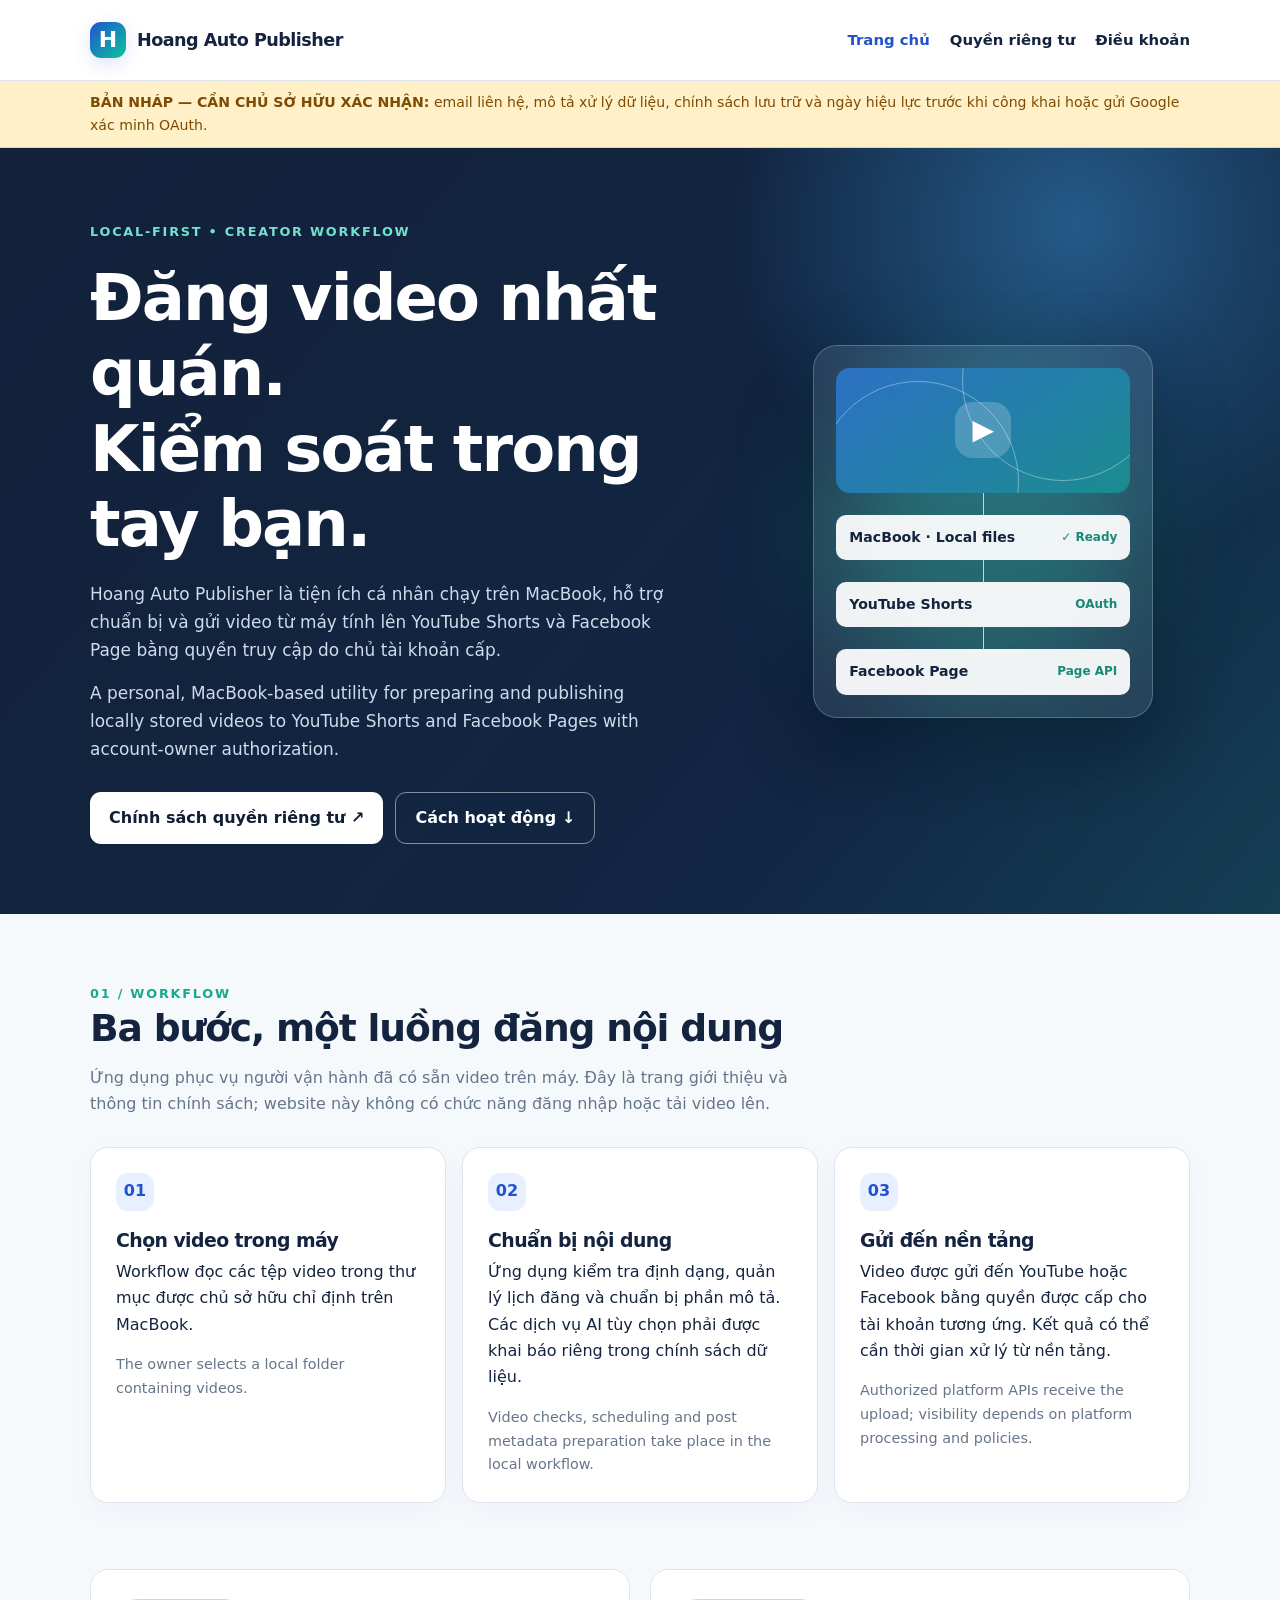
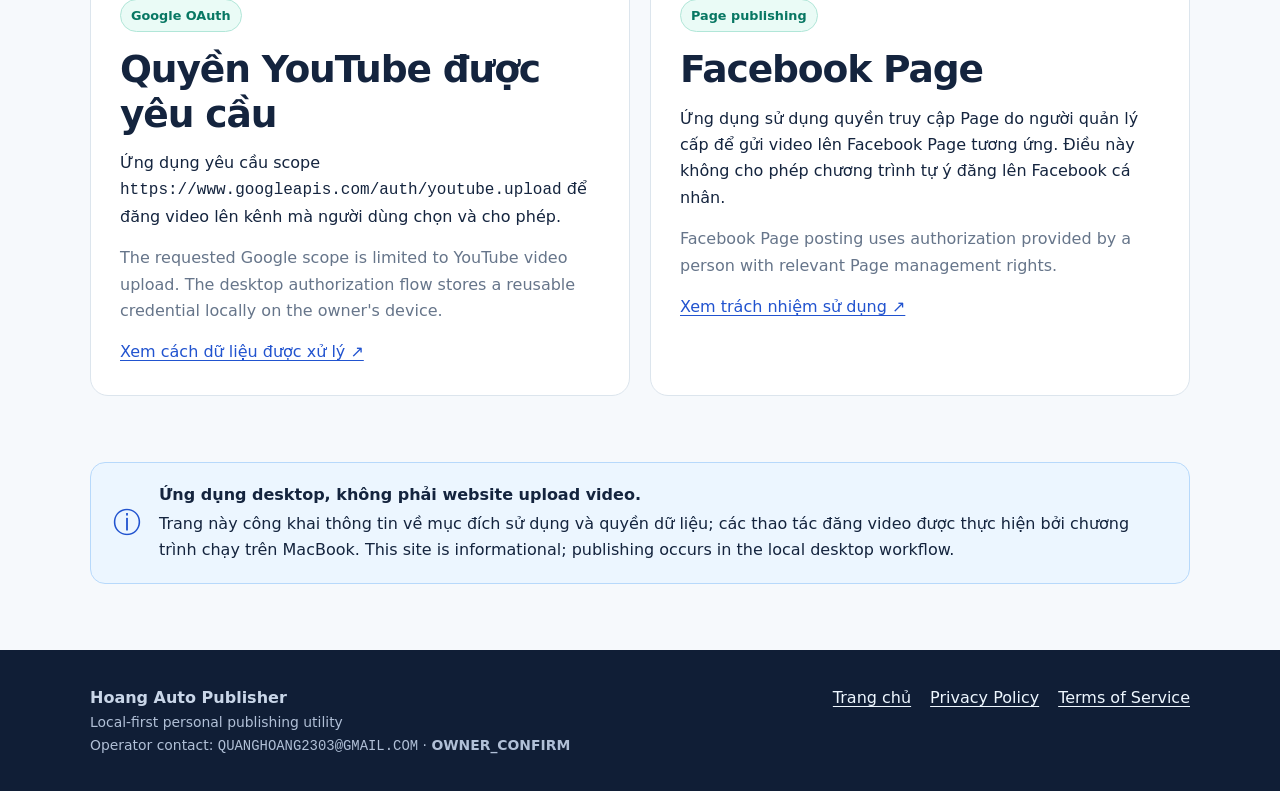
<file: index.html>
<!DOCTYPE html>
<html lang="vi">
<head>
<meta name="google-site-verification" content="ZgRoJuCSPaSrO5d-yUQYnG7kZXAOaJdeB19k-A-PiNA" />  
  <meta charset="utf-8">
  <meta name="viewport" content="width=device-width, initial-scale=1">
  <meta name="description" content="Hoang Auto Publisher — tiện ích cá nhân chạy local trên MacBook để chuẩn bị và đăng video lên YouTube Shorts và Facebook Page, với quyền truy cập do chủ tài khoản kiểm soát.">
  <meta name="theme-color" content="#13213a">
  <title>Hoang Auto Publisher — Local-first Video Publishing</title>
  <link rel="stylesheet" href="./styles.css">
</head>
<body>
  <header class="topbar"><div class="container topbar-inner">
    <a class="brand" href="./index.html" aria-label="Hoang Auto Publisher — Trang chủ"><span class="brand-symbol" aria-hidden="true">H</span><span class="wordmark">Hoang Auto Publisher</span></a>
    <nav class="nav" aria-label="Điều hướng chính"><a href="./index.html" aria-current="page">Trang chủ</a><a href="./privacy.html">Quyền riêng tư</a><a href="./terms.html">Điều khoản</a></nav>
  </div></header>

  <!-- OWNER_CONFIRM: Remove the review banner only after completing every item in OWNER_CHECKLIST.md. -->
  <div class="review-banner"><div class="container"><strong>BẢN NHÁP — CẦN CHỦ SỞ HỮU XÁC NHẬN:</strong> email liên hệ, mô tả xử lý dữ liệu, chính sách lưu trữ và ngày hiệu lực trước khi công khai hoặc gửi Google xác minh OAuth.</div></div>

  <main>
    <section class="hero"><div class="container">
      <div>
        <span class="eyebrow">LOCAL-FIRST • CREATOR WORKFLOW</span>
        <h1>Đăng video nhất quán.<br>Kiểm soát trong tay bạn.</h1>
        <p>Hoang Auto Publisher là tiện ích cá nhân chạy trên MacBook, hỗ trợ chuẩn bị và gửi video từ máy tính lên YouTube Shorts và Facebook Page bằng quyền truy cập do chủ tài khoản cấp.</p>
        <p lang="en">A personal, MacBook-based utility for preparing and publishing locally stored videos to YouTube Shorts and Facebook Pages with account-owner authorization.</p>
        <div class="actions"><a class="button" href="./privacy.html">Chính sách quyền riêng tư ↗</a><a class="button button-secondary" href="#how-it-works">Cách hoạt động ↓</a></div>
      </div>
      <div class="hero-visual" aria-hidden="true"><div class="hero-glow"></div><div class="flow-graphic">
        <div class="video-preview"><span class="play">▶</span></div>
        <div class="flow-rule"></div><div class="flow-chip"><span>MacBook · Local files</span><span>✓ Ready</span></div>
        <div class="flow-rule"></div><div class="flow-chip"><span>YouTube Shorts</span><span>OAuth</span></div>
        <div class="flow-rule"></div><div class="flow-chip"><span>Facebook Page</span><span>Page API</span></div>
      </div></div>
    </div></section>

    <section class="section" id="how-it-works"><div class="container">
      <span class="eyebrow">01 / Workflow</span><h2>Ba bước, một luồng đăng nội dung</h2>
      <p class="section-intro">Ứng dụng phục vụ người vận hành đã có sẵn video trên máy. Đây là trang giới thiệu và thông tin chính sách; website này không có chức năng đăng nhập hoặc tải video lên.</p>
      <div class="cards">
        <article class="card"><span class="number">01</span><h3>Chọn video trong máy</h3><p>Workflow đọc các tệp video trong thư mục được chủ sở hữu chỉ định trên MacBook.</p><span class="secondary-language" lang="en">The owner selects a local folder containing videos.</span></article>
        <article class="card"><span class="number">02</span><h3>Chuẩn bị nội dung</h3><p>Ứng dụng kiểm tra định dạng, quản lý lịch đăng và chuẩn bị phần mô tả. Các dịch vụ AI tùy chọn phải được khai báo riêng trong chính sách dữ liệu.</p><span class="secondary-language" lang="en">Video checks, scheduling and post metadata preparation take place in the local workflow.</span></article>
        <article class="card"><span class="number">03</span><h3>Gửi đến nền tảng</h3><p>Video được gửi đến YouTube hoặc Facebook bằng quyền được cấp cho tài khoản tương ứng. Kết quả có thể cần thời gian xử lý từ nền tảng.</p><span class="secondary-language" lang="en">Authorized platform APIs receive the upload; visibility depends on platform processing and policies.</span></article>
      </div>
    </div></section>

    <section class="section" style="padding-top:0"><div class="container feature-grid">
      <div class="feature-panel"><span class="tag">Google OAuth</span><h2 style="margin-top:15px">Quyền YouTube được yêu cầu</h2><p>Ứng dụng yêu cầu scope <code class="mono">https://www.googleapis.com/auth/youtube.upload</code> để đăng video lên kênh mà người dùng chọn và cho phép.</p><p class="muted" lang="en">The requested Google scope is limited to YouTube video upload. The desktop authorization flow stores a reusable credential locally on the owner's device.</p><a href="./privacy.html">Xem cách dữ liệu được xử lý ↗</a></div>
      <div class="feature-panel"><span class="tag">Page publishing</span><h2 style="margin-top:15px">Facebook Page</h2><p>Ứng dụng sử dụng quyền truy cập Page do người quản lý cấp để gửi video lên Facebook Page tương ứng. Điều này không cho phép chương trình tự ý đăng lên Facebook cá nhân.</p><p class="muted" lang="en">Facebook Page posting uses authorization provided by a person with relevant Page management rights.</p><a href="./terms.html">Xem trách nhiệm sử dụng ↗</a></div>
    </div></section>

    <section class="section" style="padding-top:0"><div class="container"><div class="summary"><span class="summary-mark" aria-hidden="true">ⓘ</span><div><strong>Ứng dụng desktop, không phải website upload video.</strong><p style="margin:3px 0 0">Trang này công khai thông tin về mục đích sử dụng và quyền dữ liệu; các thao tác đăng video được thực hiện bởi chương trình chạy trên MacBook. <span lang="en">This site is informational; publishing occurs in the local desktop workflow.</span></p></div></div></div></section>
  </main>

  <footer class="footer"><div class="container"><div><strong>Hoang Auto Publisher</strong><div class="small">Local-first personal publishing utility</div><div class="small">Operator contact: <span class="mono">QUANGHOANG2303@GMAIL.COM</span> · <strong>OWNER_CONFIRM</strong></div></div><div class="footer-links"><a href="./index.html">Trang chủ</a><a href="./privacy.html">Privacy Policy</a><a href="./terms.html">Terms of Service</a></div></div></footer>
</body>
</html>
</file>
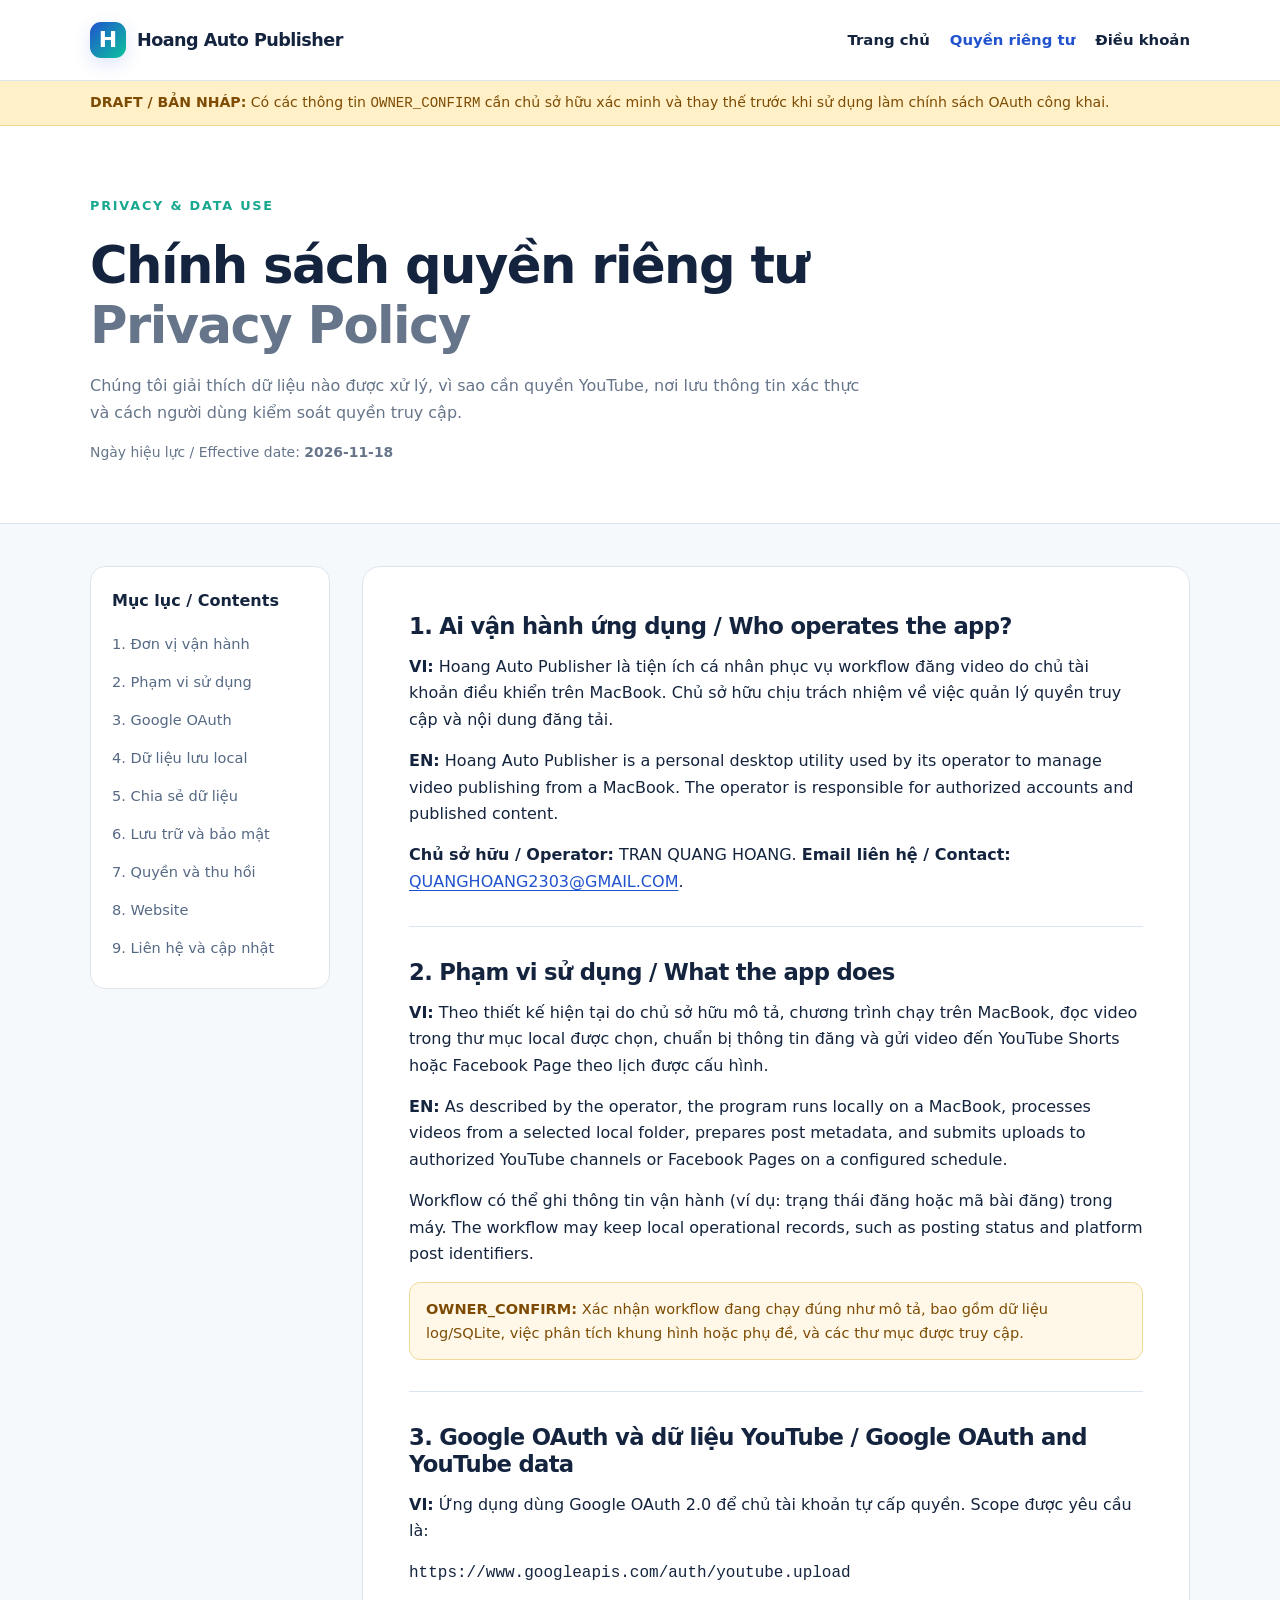
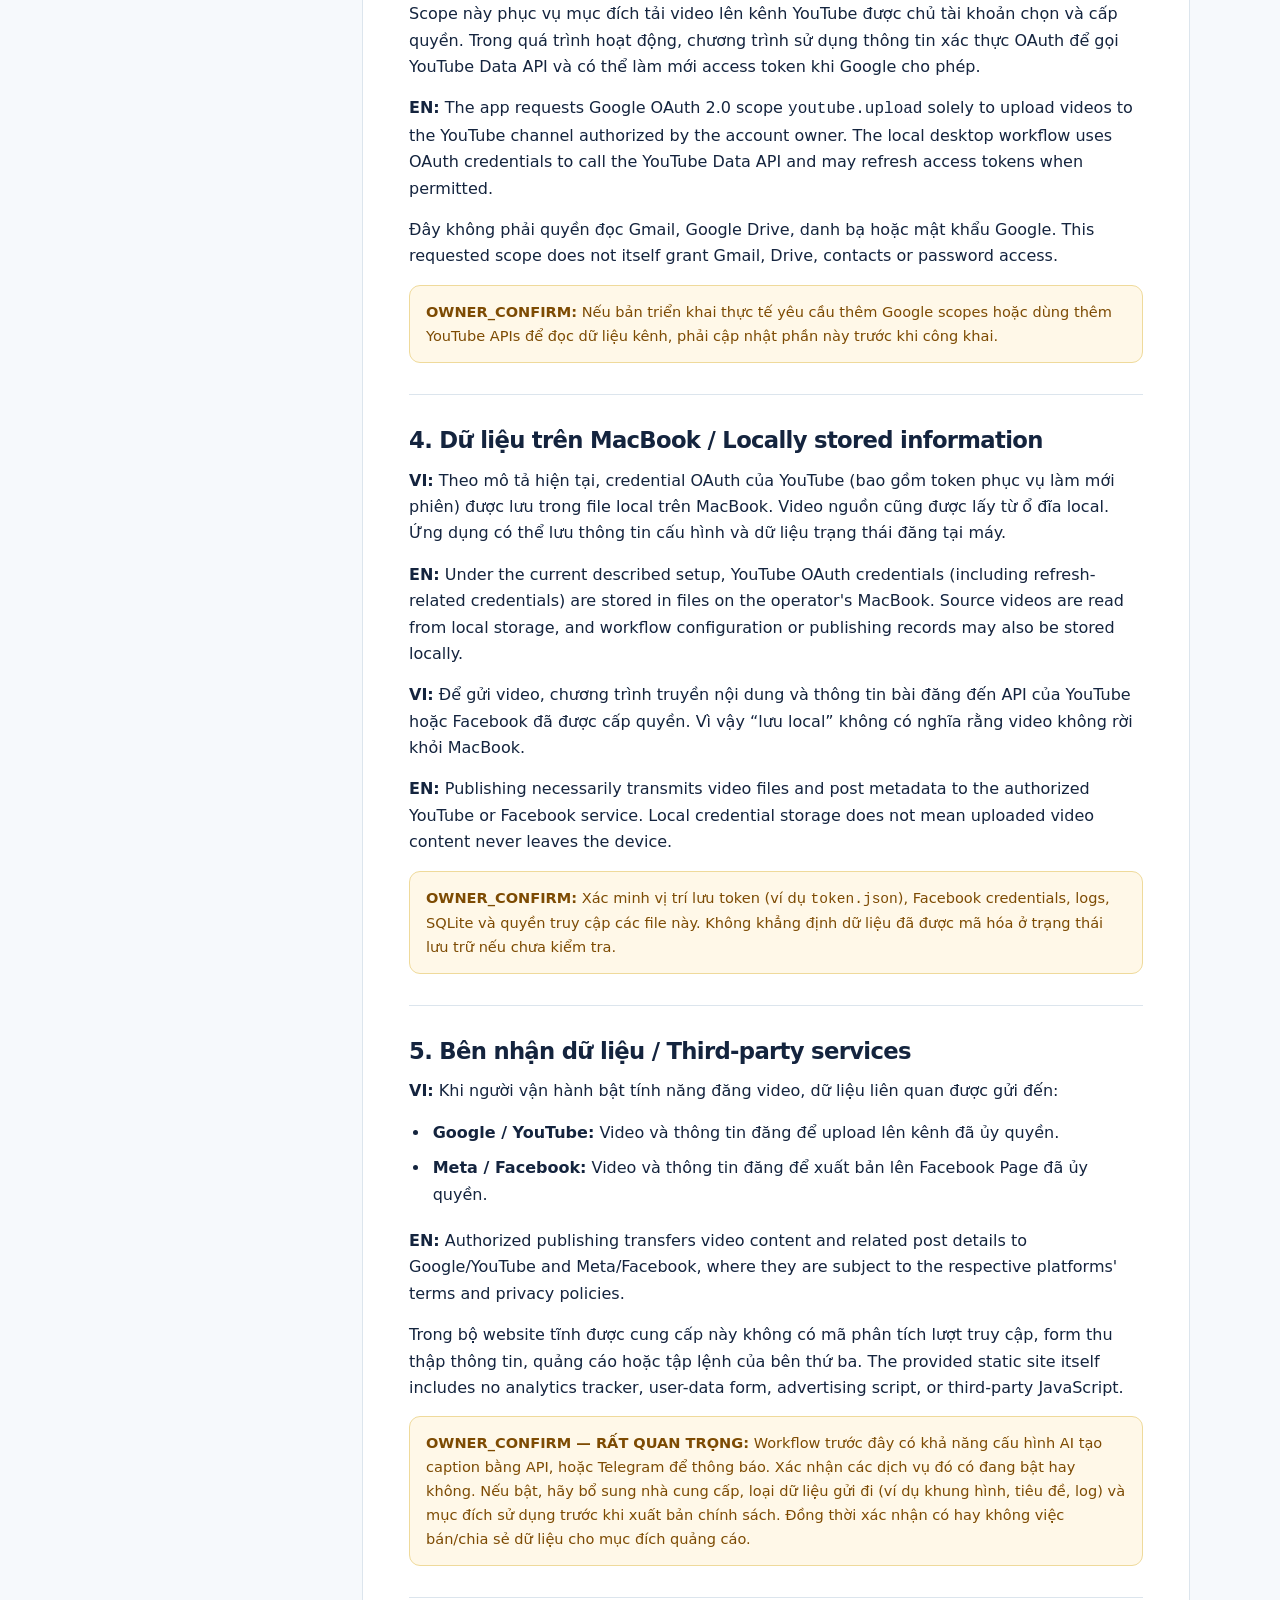
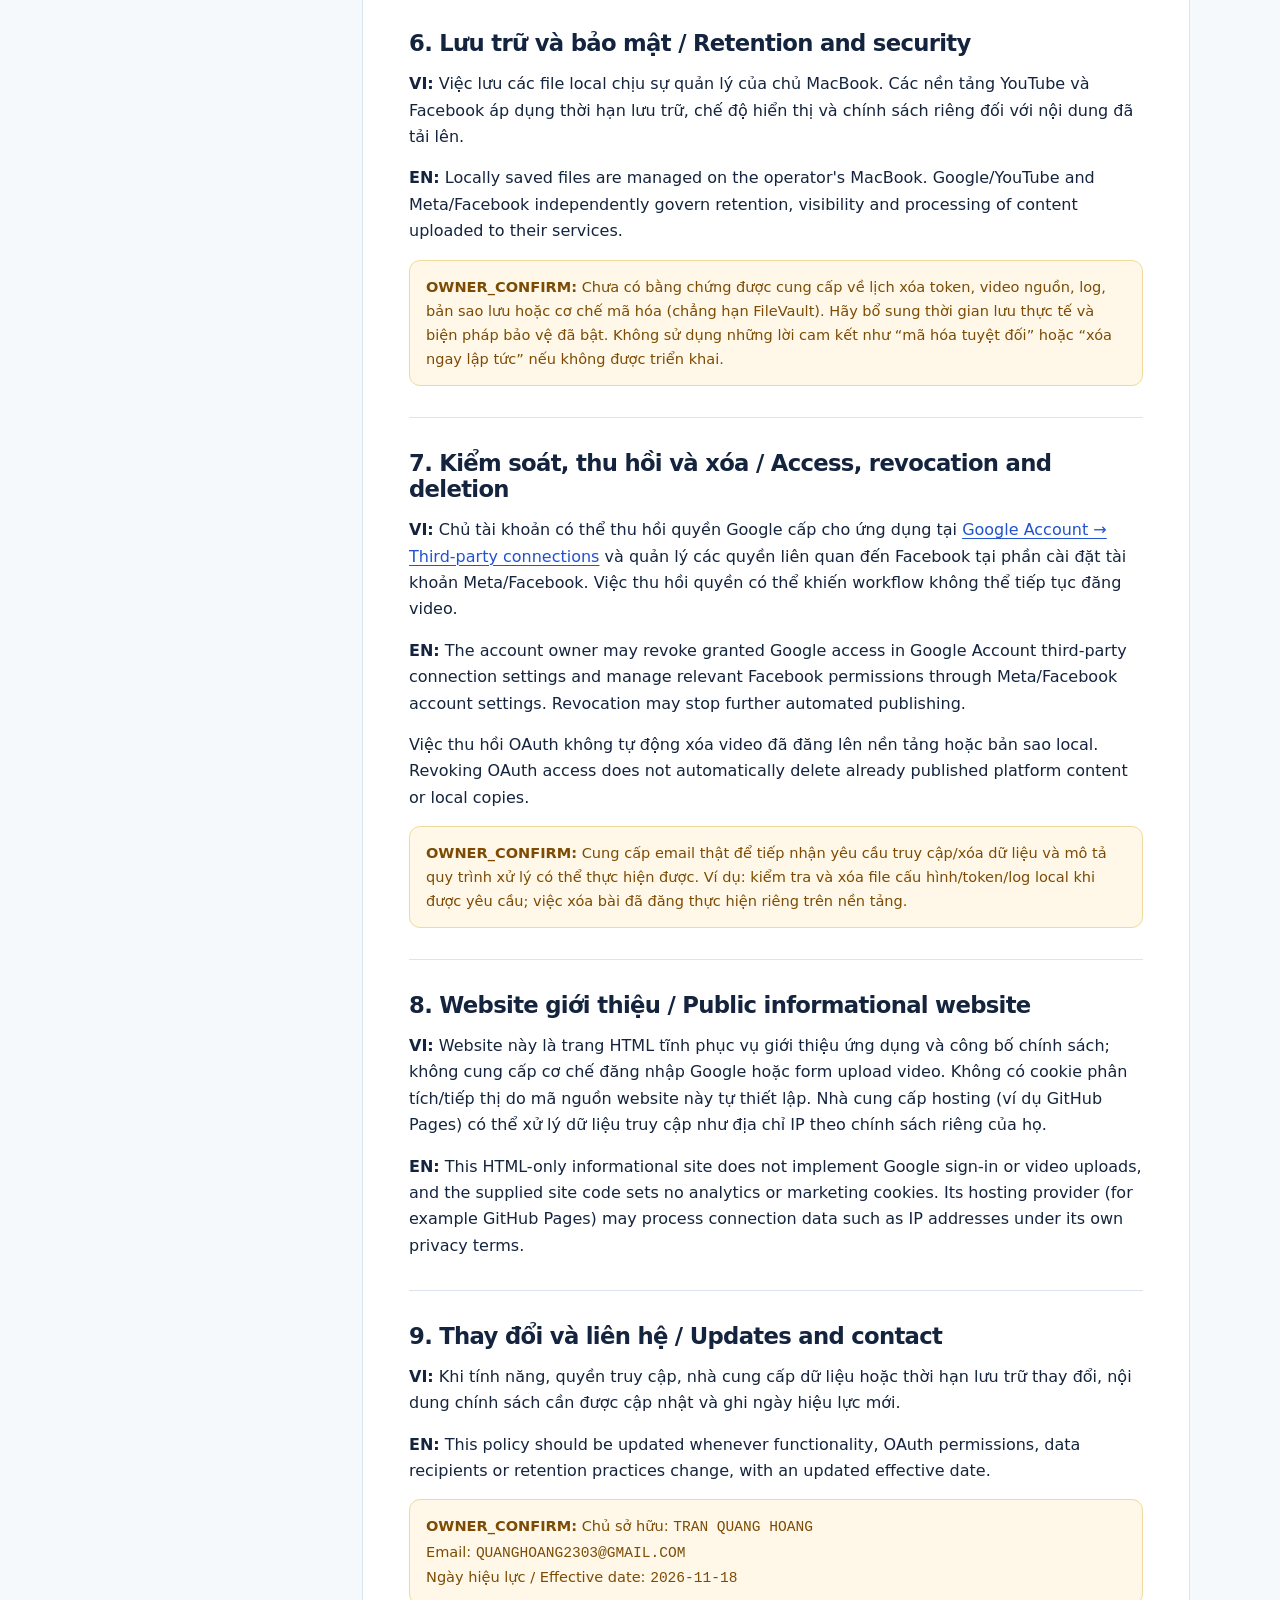
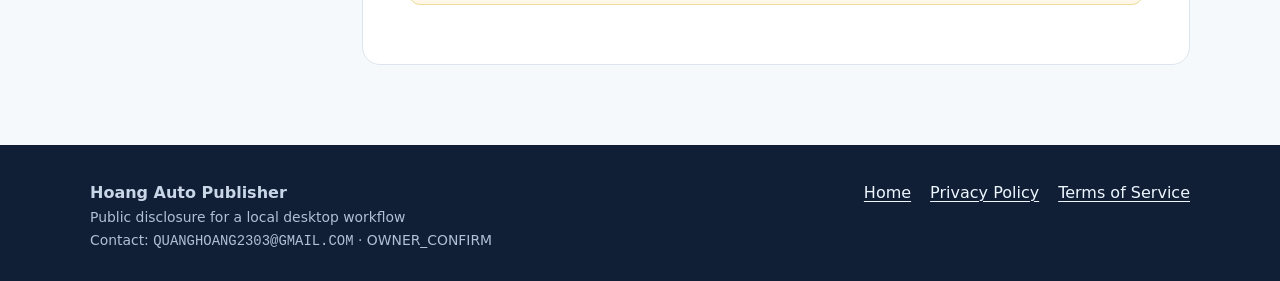
<file: privacy.html>
<!DOCTYPE html>
<html lang="vi">
<head>
  <meta charset="utf-8"><meta name="viewport" content="width=device-width, initial-scale=1">
  <meta name="description" content="Chính sách quyền riêng tư của Hoang Auto Publisher: quyền YouTube OAuth, dữ liệu video, lưu token trên MacBook, các bên nhận dữ liệu và cách thu hồi quyền.">
  <meta name="theme-color" content="#13213a"><title>Privacy Policy — Hoang Auto Publisher</title><link rel="stylesheet" href="./styles.css">
</head>
<body>
  <header class="topbar"><div class="container topbar-inner"><a class="brand" href="./index.html"><span class="brand-symbol" aria-hidden="true">H</span><span class="wordmark">Hoang Auto Publisher</span></a><nav class="nav" aria-label="Điều hướng chính"><a href="./index.html">Trang chủ</a><a href="./privacy.html" aria-current="page">Quyền riêng tư</a><a href="./terms.html">Điều khoản</a></nav></div></header>
  <!-- OWNER_CONFIRM: Complete owner details and actual processing disclosures before publication. -->
  <div class="review-banner"><div class="container"><strong>DRAFT / BẢN NHÁP:</strong> Có các thông tin <code>OWNER_CONFIRM</code> cần chủ sở hữu xác minh và thay thế trước khi sử dụng làm chính sách OAuth công khai.</div></div>
  <main>
    <div class="page-heading"><div class="container"><span class="eyebrow">Privacy & Data Use</span><h1>Chính sách quyền riêng tư<br><span class="muted" lang="en">Privacy Policy</span></h1><p>Chúng tôi giải thích dữ liệu nào được xử lý, vì sao cần quyền YouTube, nơi lưu thông tin xác thực và cách người dùng kiểm soát quyền truy cập.</p><p class="small">Ngày hiệu lực / Effective date: <strong>2026-11-18</strong></p></div></div>
    <div class="container policy-layout">
      <aside class="toc" aria-label="Mục lục"><strong>Mục lục / Contents</strong><a href="#operator">1. Đơn vị vận hành</a><a href="#scope">2. Phạm vi sử dụng</a><a href="#google">3. Google OAuth</a><a href="#local">4. Dữ liệu lưu local</a><a href="#sharing">5. Chia sẻ dữ liệu</a><a href="#retention">6. Lưu trữ và bảo mật</a><a href="#rights">7. Quyền và thu hồi</a><a href="#website">8. Website</a><a href="#changes">9. Liên hệ và cập nhật</a></aside>
      <article class="document">
        <section id="operator"><h2>1. Ai vận hành ứng dụng / Who operates the app?</h2>
          <p><strong>VI:</strong> Hoang Auto Publisher là tiện ích cá nhân phục vụ workflow đăng video do chủ tài khoản điều khiển trên MacBook. Chủ sở hữu chịu trách nhiệm về việc quản lý quyền truy cập và nội dung đăng tải.</p>
          <p lang="en"><strong>EN:</strong> Hoang Auto Publisher is a personal desktop utility used by its operator to manage video publishing from a MacBook. The operator is responsible for authorized accounts and published content.</p>
          <p><strong>Chủ sở hữu / Operator:</strong> TRAN QUANG HOANG. <strong>Email liên hệ / Contact:</strong> <a href="mailto:QUANGHOANG2303@GMAIL.COM">QUANGHOANG2303@GMAIL.COM</a>.</p>
        </section>
        <section id="scope"><h2>2. Phạm vi sử dụng / What the app does</h2>
          <p><strong>VI:</strong> Theo thiết kế hiện tại do chủ sở hữu mô tả, chương trình chạy trên MacBook, đọc video trong thư mục local được chọn, chuẩn bị thông tin đăng và gửi video đến YouTube Shorts hoặc Facebook Page theo lịch được cấu hình.</p>
          <p lang="en"><strong>EN:</strong> As described by the operator, the program runs locally on a MacBook, processes videos from a selected local folder, prepares post metadata, and submits uploads to authorized YouTube channels or Facebook Pages on a configured schedule.</p>
          <p>Workflow có thể ghi thông tin vận hành (ví dụ: trạng thái đăng hoặc mã bài đăng) trong máy. <span lang="en">The workflow may keep local operational records, such as posting status and platform post identifiers.</span></p>
          <div class="owner-confirm"><strong>OWNER_CONFIRM:</strong> Xác nhận workflow đang chạy đúng như mô tả, bao gồm dữ liệu log/SQLite, việc phân tích khung hình hoặc phụ đề, và các thư mục được truy cập.</div>
        </section>
        <section id="google"><h2>3. Google OAuth và dữ liệu YouTube / Google OAuth and YouTube data</h2>
          <p><strong>VI:</strong> Ứng dụng dùng Google OAuth 2.0 để chủ tài khoản tự cấp quyền. Scope được yêu cầu là:</p>
          <p class="mono"><code>https://www.googleapis.com/auth/youtube.upload</code></p>
          <p>Scope này phục vụ mục đích tải video lên kênh YouTube được chủ tài khoản chọn và cấp quyền. Trong quá trình hoạt động, chương trình sử dụng thông tin xác thực OAuth để gọi YouTube Data API và có thể làm mới access token khi Google cho phép.</p>
          <p lang="en"><strong>EN:</strong> The app requests Google OAuth 2.0 scope <code>youtube.upload</code> solely to upload videos to the YouTube channel authorized by the account owner. The local desktop workflow uses OAuth credentials to call the YouTube Data API and may refresh access tokens when permitted.</p>
          <p>Đây không phải quyền đọc Gmail, Google Drive, danh bạ hoặc mật khẩu Google. <span lang="en">This requested scope does not itself grant Gmail, Drive, contacts or password access.</span></p>
          <div class="owner-confirm"><strong>OWNER_CONFIRM:</strong> Nếu bản triển khai thực tế yêu cầu thêm Google scopes hoặc dùng thêm YouTube APIs để đọc dữ liệu kênh, phải cập nhật phần này trước khi công khai.</div>
        </section>
        <section id="local"><h2>4. Dữ liệu trên MacBook / Locally stored information</h2>
          <p><strong>VI:</strong> Theo mô tả hiện tại, credential OAuth của YouTube (bao gồm token phục vụ làm mới phiên) được lưu trong file local trên MacBook. Video nguồn cũng được lấy từ ổ đĩa local. Ứng dụng có thể lưu thông tin cấu hình và dữ liệu trạng thái đăng tại máy.</p>
          <p lang="en"><strong>EN:</strong> Under the current described setup, YouTube OAuth credentials (including refresh-related credentials) are stored in files on the operator's MacBook. Source videos are read from local storage, and workflow configuration or publishing records may also be stored locally.</p>
          <p><strong>VI:</strong> Để gửi video, chương trình truyền nội dung và thông tin bài đăng đến API của YouTube hoặc Facebook đã được cấp quyền. Vì vậy “lưu local” không có nghĩa rằng video không rời khỏi MacBook.</p>
          <p lang="en"><strong>EN:</strong> Publishing necessarily transmits video files and post metadata to the authorized YouTube or Facebook service. Local credential storage does not mean uploaded video content never leaves the device.</p>
          <div class="owner-confirm"><strong>OWNER_CONFIRM:</strong> Xác minh vị trí lưu token (ví dụ <code>token.json</code>), Facebook credentials, logs, SQLite và quyền truy cập các file này. Không khẳng định dữ liệu đã được mã hóa ở trạng thái lưu trữ nếu chưa kiểm tra.</div>
        </section>
        <section id="sharing"><h2>5. Bên nhận dữ liệu / Third-party services</h2>
          <p><strong>VI:</strong> Khi người vận hành bật tính năng đăng video, dữ liệu liên quan được gửi đến:</p>
          <ul><li><strong>Google / YouTube:</strong> Video và thông tin đăng để upload lên kênh đã ủy quyền.</li><li><strong>Meta / Facebook:</strong> Video và thông tin đăng để xuất bản lên Facebook Page đã ủy quyền.</li></ul>
          <p lang="en"><strong>EN:</strong> Authorized publishing transfers video content and related post details to Google/YouTube and Meta/Facebook, where they are subject to the respective platforms' terms and privacy policies.</p>
          <p>Trong bộ website tĩnh được cung cấp này không có mã phân tích lượt truy cập, form thu thập thông tin, quảng cáo hoặc tập lệnh của bên thứ ba. <span lang="en">The provided static site itself includes no analytics tracker, user-data form, advertising script, or third-party JavaScript.</span></p>
          <div class="owner-confirm"><strong>OWNER_CONFIRM — RẤT QUAN TRỌNG:</strong> Workflow trước đây có khả năng cấu hình AI tạo caption bằng API, hoặc Telegram để thông báo. Xác nhận các dịch vụ đó có đang bật hay không. Nếu bật, hãy bổ sung nhà cung cấp, loại dữ liệu gửi đi (ví dụ khung hình, tiêu đề, log) và mục đích sử dụng trước khi xuất bản chính sách. Đồng thời xác nhận có hay không việc bán/chia sẻ dữ liệu cho mục đích quảng cáo.</div>
        </section>
        <section id="retention"><h2>6. Lưu trữ và bảo mật / Retention and security</h2>
          <p><strong>VI:</strong> Việc lưu các file local chịu sự quản lý của chủ MacBook. Các nền tảng YouTube và Facebook áp dụng thời hạn lưu trữ, chế độ hiển thị và chính sách riêng đối với nội dung đã tải lên.</p>
          <p lang="en"><strong>EN:</strong> Locally saved files are managed on the operator's MacBook. Google/YouTube and Meta/Facebook independently govern retention, visibility and processing of content uploaded to their services.</p>
          <div class="owner-confirm"><strong>OWNER_CONFIRM:</strong> Chưa có bằng chứng được cung cấp về lịch xóa token, video nguồn, log, bản sao lưu hoặc cơ chế mã hóa (chẳng hạn FileVault). Hãy bổ sung thời gian lưu thực tế và biện pháp bảo vệ đã bật. Không sử dụng những lời cam kết như “mã hóa tuyệt đối” hoặc “xóa ngay lập tức” nếu không được triển khai.</div>
        </section>
        <section id="rights"><h2>7. Kiểm soát, thu hồi và xóa / Access, revocation and deletion</h2>
          <p><strong>VI:</strong> Chủ tài khoản có thể thu hồi quyền Google cấp cho ứng dụng tại <a href="https://myaccount.google.com/connections">Google Account → Third-party connections</a> và quản lý các quyền liên quan đến Facebook tại phần cài đặt tài khoản Meta/Facebook. Việc thu hồi quyền có thể khiến workflow không thể tiếp tục đăng video.</p>
          <p lang="en"><strong>EN:</strong> The account owner may revoke granted Google access in Google Account third-party connection settings and manage relevant Facebook permissions through Meta/Facebook account settings. Revocation may stop further automated publishing.</p>
          <p>Việc thu hồi OAuth không tự động xóa video đã đăng lên nền tảng hoặc bản sao local. <span lang="en">Revoking OAuth access does not automatically delete already published platform content or local copies.</span></p>
          <div class="owner-confirm"><strong>OWNER_CONFIRM:</strong> Cung cấp email thật để tiếp nhận yêu cầu truy cập/xóa dữ liệu và mô tả quy trình xử lý có thể thực hiện được. Ví dụ: kiểm tra và xóa file cấu hình/token/log local khi được yêu cầu; việc xóa bài đã đăng thực hiện riêng trên nền tảng.</div>
        </section>
        <section id="website"><h2>8. Website giới thiệu / Public informational website</h2>
          <p><strong>VI:</strong> Website này là trang HTML tĩnh phục vụ giới thiệu ứng dụng và công bố chính sách; không cung cấp cơ chế đăng nhập Google hoặc form upload video. Không có cookie phân tích/tiếp thị do mã nguồn website này tự thiết lập. Nhà cung cấp hosting (ví dụ GitHub Pages) có thể xử lý dữ liệu truy cập như địa chỉ IP theo chính sách riêng của họ.</p>
          <p lang="en"><strong>EN:</strong> This HTML-only informational site does not implement Google sign-in or video uploads, and the supplied site code sets no analytics or marketing cookies. Its hosting provider (for example GitHub Pages) may process connection data such as IP addresses under its own privacy terms.</p>
        </section>
        <section id="changes"><h2>9. Thay đổi và liên hệ / Updates and contact</h2>
          <p><strong>VI:</strong> Khi tính năng, quyền truy cập, nhà cung cấp dữ liệu hoặc thời hạn lưu trữ thay đổi, nội dung chính sách cần được cập nhật và ghi ngày hiệu lực mới.</p>
          <p lang="en"><strong>EN:</strong> This policy should be updated whenever functionality, OAuth permissions, data recipients or retention practices change, with an updated effective date.</p>
          <div class="owner-confirm"><strong>OWNER_CONFIRM:</strong> Chủ sở hữu: <span class="mono">TRAN QUANG HOANG</span><br>Email: <span class="mono">QUANGHOANG2303@GMAIL.COM</span><br>Ngày hiệu lực / Effective date: <span class="mono">2026-11-18</span></div>
        </section>
      </article>
    </div>
  </main>
  <footer class="footer"><div class="container"><div><strong>Hoang Auto Publisher</strong><div class="small">Public disclosure for a local desktop workflow</div><div class="small">Contact: <span class="mono">QUANGHOANG2303@GMAIL.COM</span> · OWNER_CONFIRM</div></div><div class="footer-links"><a href="./index.html">Home</a><a href="./privacy.html">Privacy Policy</a><a href="./terms.html">Terms of Service</a></div></div></footer>
</body>
</html>
</file>
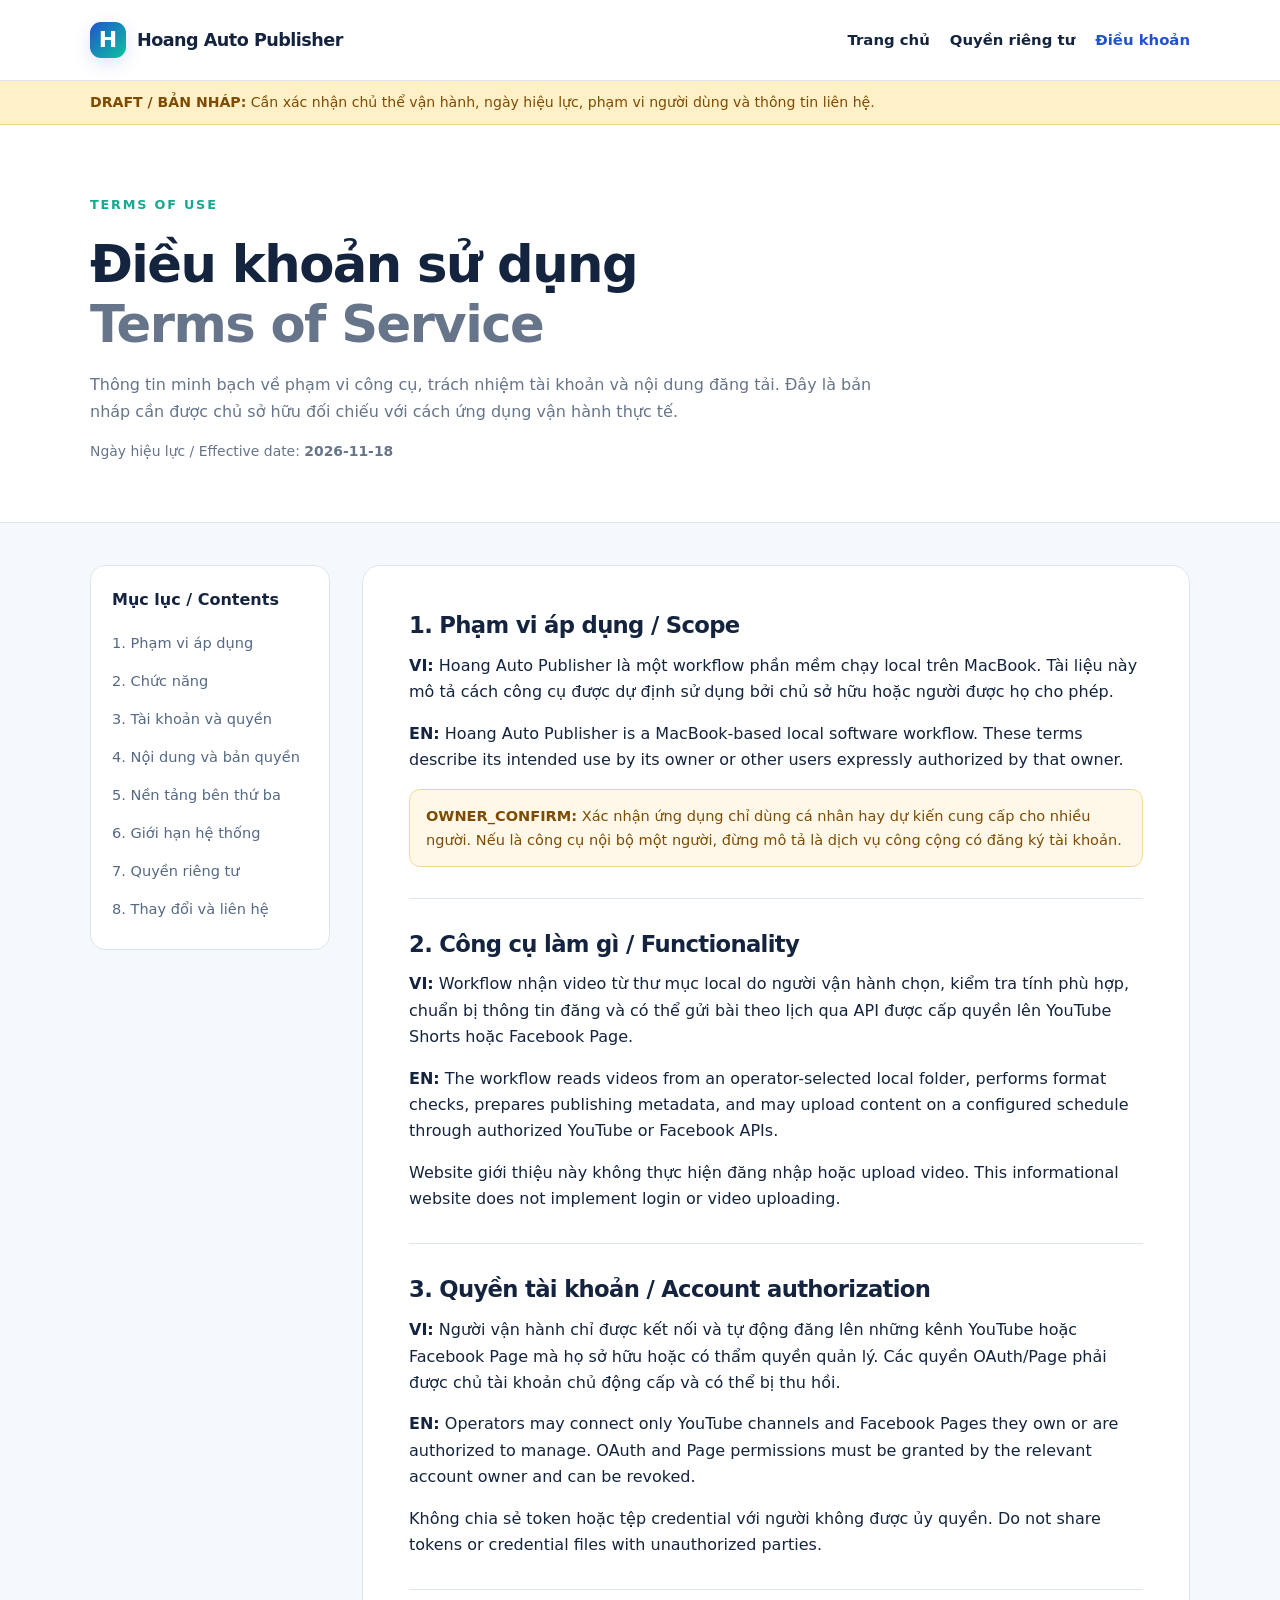
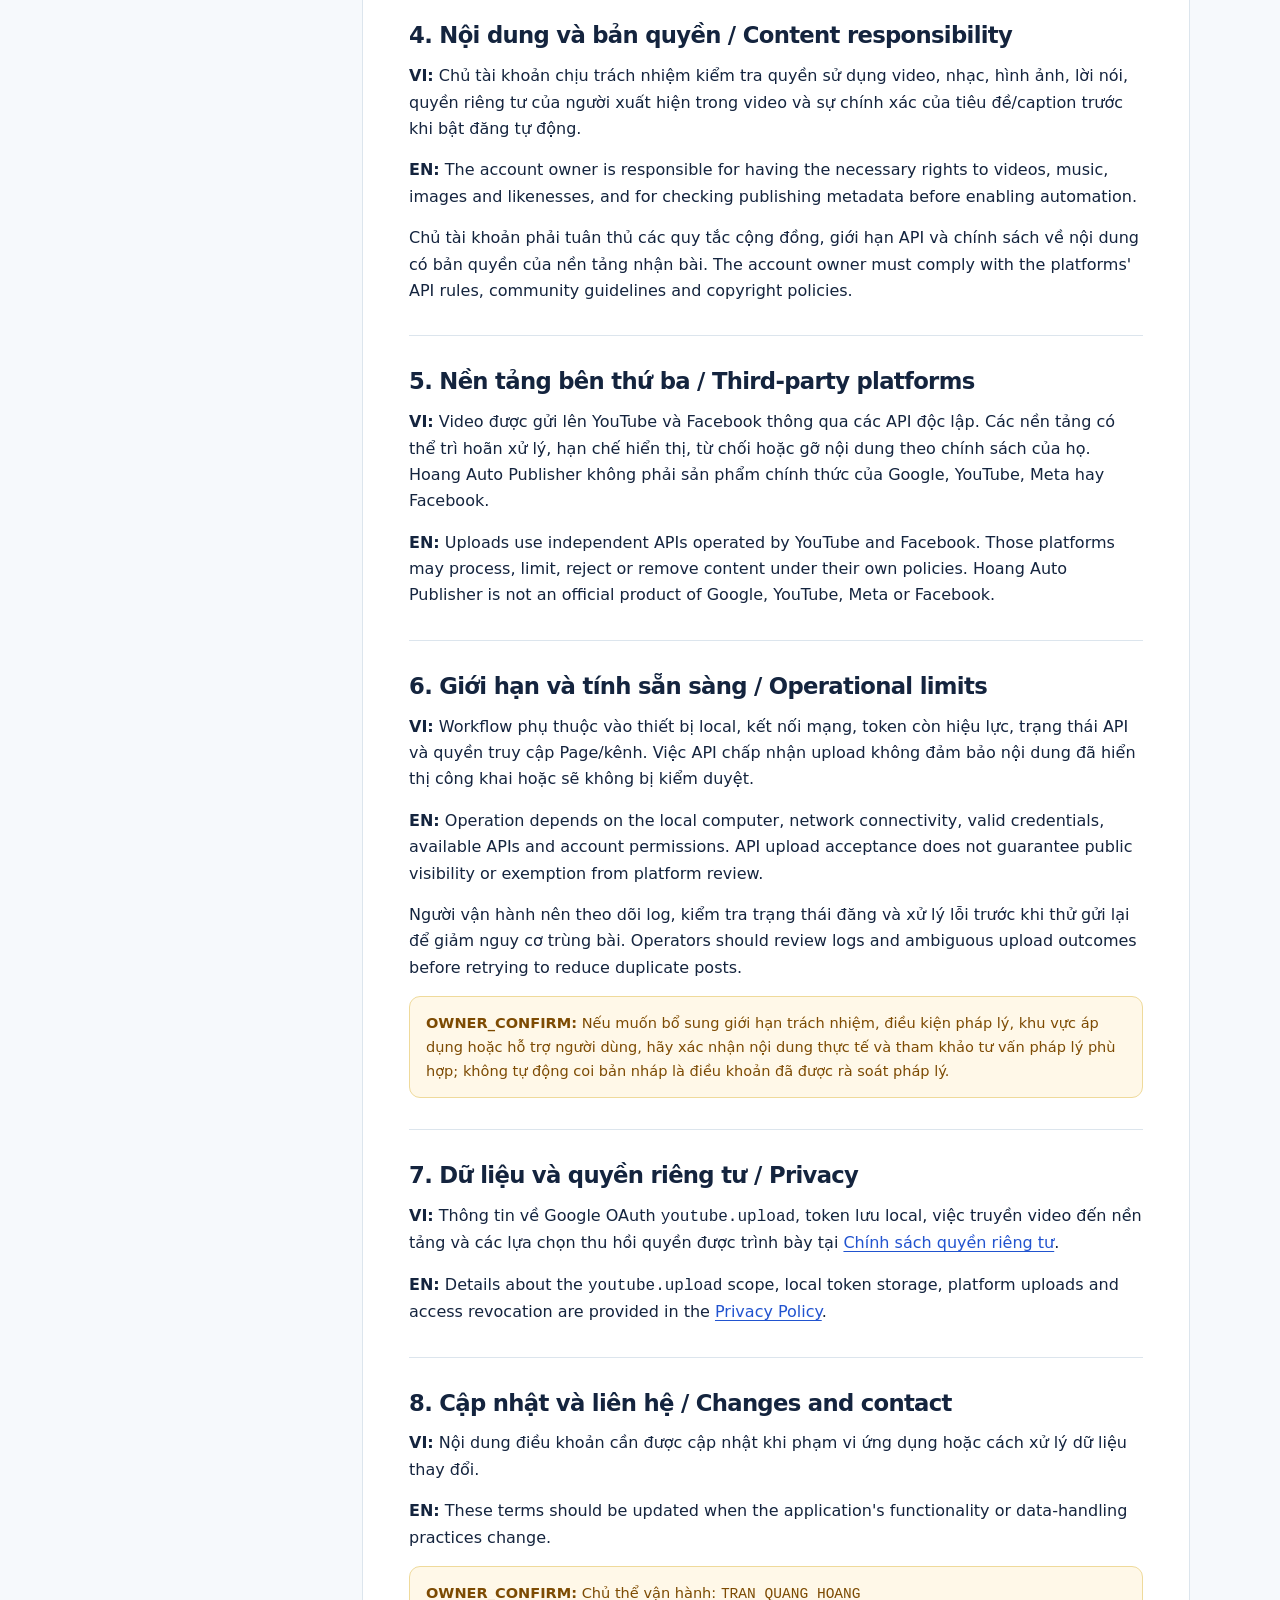
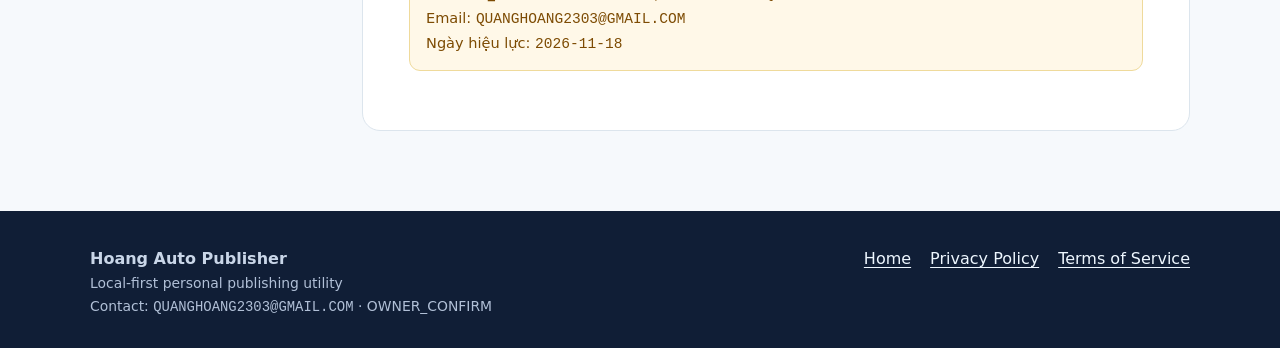
<file: terms.html>
<!DOCTYPE html>
<html lang="vi">
<head>
  <meta charset="utf-8"><meta name="viewport" content="width=device-width, initial-scale=1">
  <meta name="description" content="Điều khoản sử dụng Hoang Auto Publisher: công cụ desktop cá nhân để đăng video lên YouTube và Facebook Page, các quyền tài khoản và trách nhiệm nội dung.">
  <meta name="theme-color" content="#13213a"><title>Terms of Service — Hoang Auto Publisher</title><link rel="stylesheet" href="./styles.css">
</head>
<body>
  <header class="topbar"><div class="container topbar-inner"><a class="brand" href="./index.html"><span class="brand-symbol" aria-hidden="true">H</span><span class="wordmark">Hoang Auto Publisher</span></a><nav class="nav" aria-label="Điều hướng chính"><a href="./index.html">Trang chủ</a><a href="./privacy.html">Quyền riêng tư</a><a href="./terms.html" aria-current="page">Điều khoản</a></nav></div></header>
  <!-- OWNER_CONFIRM: Review this draft with the actual operator before publication. -->
  <div class="review-banner"><div class="container"><strong>DRAFT / BẢN NHÁP:</strong> Cần xác nhận chủ thể vận hành, ngày hiệu lực, phạm vi người dùng và thông tin liên hệ.</div></div>
  <main>
    <div class="page-heading"><div class="container"><span class="eyebrow">Terms of Use</span><h1>Điều khoản sử dụng<br><span class="muted" lang="en">Terms of Service</span></h1><p>Thông tin minh bạch về phạm vi công cụ, trách nhiệm tài khoản và nội dung đăng tải. Đây là bản nháp cần được chủ sở hữu đối chiếu với cách ứng dụng vận hành thực tế.</p><p class="small">Ngày hiệu lực / Effective date: <strong>2026-11-18</strong></p></div></div>
    <div class="container policy-layout">
      <aside class="toc" aria-label="Mục lục"><strong>Mục lục / Contents</strong><a href="#acceptance">1. Phạm vi áp dụng</a><a href="#function">2. Chức năng</a><a href="#accounts">3. Tài khoản và quyền</a><a href="#content">4. Nội dung và bản quyền</a><a href="#thirdparty">5. Nền tảng bên thứ ba</a><a href="#availability">6. Giới hạn hệ thống</a><a href="#privacy">7. Quyền riêng tư</a><a href="#updates">8. Thay đổi và liên hệ</a></aside>
      <article class="document">
        <section id="acceptance"><h2>1. Phạm vi áp dụng / Scope</h2>
          <p><strong>VI:</strong> Hoang Auto Publisher là một workflow phần mềm chạy local trên MacBook. Tài liệu này mô tả cách công cụ được dự định sử dụng bởi chủ sở hữu hoặc người được họ cho phép.</p>
          <p lang="en"><strong>EN:</strong> Hoang Auto Publisher is a MacBook-based local software workflow. These terms describe its intended use by its owner or other users expressly authorized by that owner.</p>
          <div class="owner-confirm"><strong>OWNER_CONFIRM:</strong> Xác nhận ứng dụng chỉ dùng cá nhân hay dự kiến cung cấp cho nhiều người. Nếu là công cụ nội bộ một người, đừng mô tả là dịch vụ công cộng có đăng ký tài khoản.</div>
        </section>
        <section id="function"><h2>2. Công cụ làm gì / Functionality</h2>
          <p><strong>VI:</strong> Workflow nhận video từ thư mục local do người vận hành chọn, kiểm tra tính phù hợp, chuẩn bị thông tin đăng và có thể gửi bài theo lịch qua API được cấp quyền lên YouTube Shorts hoặc Facebook Page.</p>
          <p lang="en"><strong>EN:</strong> The workflow reads videos from an operator-selected local folder, performs format checks, prepares publishing metadata, and may upload content on a configured schedule through authorized YouTube or Facebook APIs.</p>
          <p>Website giới thiệu này không thực hiện đăng nhập hoặc upload video. <span lang="en">This informational website does not implement login or video uploading.</span></p>
        </section>
        <section id="accounts"><h2>3. Quyền tài khoản / Account authorization</h2>
          <p><strong>VI:</strong> Người vận hành chỉ được kết nối và tự động đăng lên những kênh YouTube hoặc Facebook Page mà họ sở hữu hoặc có thẩm quyền quản lý. Các quyền OAuth/Page phải được chủ tài khoản chủ động cấp và có thể bị thu hồi.</p>
          <p lang="en"><strong>EN:</strong> Operators may connect only YouTube channels and Facebook Pages they own or are authorized to manage. OAuth and Page permissions must be granted by the relevant account owner and can be revoked.</p>
          <p>Không chia sẻ token hoặc tệp credential với người không được ủy quyền. <span lang="en">Do not share tokens or credential files with unauthorized parties.</span></p>
        </section>
        <section id="content"><h2>4. Nội dung và bản quyền / Content responsibility</h2>
          <p><strong>VI:</strong> Chủ tài khoản chịu trách nhiệm kiểm tra quyền sử dụng video, nhạc, hình ảnh, lời nói, quyền riêng tư của người xuất hiện trong video và sự chính xác của tiêu đề/caption trước khi bật đăng tự động.</p>
          <p lang="en"><strong>EN:</strong> The account owner is responsible for having the necessary rights to videos, music, images and likenesses, and for checking publishing metadata before enabling automation.</p>
          <p>Chủ tài khoản phải tuân thủ các quy tắc cộng đồng, giới hạn API và chính sách về nội dung có bản quyền của nền tảng nhận bài. <span lang="en">The account owner must comply with the platforms' API rules, community guidelines and copyright policies.</span></p>
        </section>
        <section id="thirdparty"><h2>5. Nền tảng bên thứ ba / Third-party platforms</h2>
          <p><strong>VI:</strong> Video được gửi lên YouTube và Facebook thông qua các API độc lập. Các nền tảng có thể trì hoãn xử lý, hạn chế hiển thị, từ chối hoặc gỡ nội dung theo chính sách của họ. Hoang Auto Publisher không phải sản phẩm chính thức của Google, YouTube, Meta hay Facebook.</p>
          <p lang="en"><strong>EN:</strong> Uploads use independent APIs operated by YouTube and Facebook. Those platforms may process, limit, reject or remove content under their own policies. Hoang Auto Publisher is not an official product of Google, YouTube, Meta or Facebook.</p>
        </section>
        <section id="availability"><h2>6. Giới hạn và tính sẵn sàng / Operational limits</h2>
          <p><strong>VI:</strong> Workflow phụ thuộc vào thiết bị local, kết nối mạng, token còn hiệu lực, trạng thái API và quyền truy cập Page/kênh. Việc API chấp nhận upload không đảm bảo nội dung đã hiển thị công khai hoặc sẽ không bị kiểm duyệt.</p>
          <p lang="en"><strong>EN:</strong> Operation depends on the local computer, network connectivity, valid credentials, available APIs and account permissions. API upload acceptance does not guarantee public visibility or exemption from platform review.</p>
          <p>Người vận hành nên theo dõi log, kiểm tra trạng thái đăng và xử lý lỗi trước khi thử gửi lại để giảm nguy cơ trùng bài. <span lang="en">Operators should review logs and ambiguous upload outcomes before retrying to reduce duplicate posts.</span></p>
          <div class="owner-confirm"><strong>OWNER_CONFIRM:</strong> Nếu muốn bổ sung giới hạn trách nhiệm, điều kiện pháp lý, khu vực áp dụng hoặc hỗ trợ người dùng, hãy xác nhận nội dung thực tế và tham khảo tư vấn pháp lý phù hợp; không tự động coi bản nháp là điều khoản đã được rà soát pháp lý.</div>
        </section>
        <section id="privacy"><h2>7. Dữ liệu và quyền riêng tư / Privacy</h2>
          <p><strong>VI:</strong> Thông tin về Google OAuth <code>youtube.upload</code>, token lưu local, việc truyền video đến nền tảng và các lựa chọn thu hồi quyền được trình bày tại <a href="./privacy.html">Chính sách quyền riêng tư</a>.</p>
          <p lang="en"><strong>EN:</strong> Details about the <code>youtube.upload</code> scope, local token storage, platform uploads and access revocation are provided in the <a href="./privacy.html">Privacy Policy</a>.</p>
        </section>
        <section id="updates"><h2>8. Cập nhật và liên hệ / Changes and contact</h2>
          <p><strong>VI:</strong> Nội dung điều khoản cần được cập nhật khi phạm vi ứng dụng hoặc cách xử lý dữ liệu thay đổi.</p>
          <p lang="en"><strong>EN:</strong> These terms should be updated when the application's functionality or data-handling practices change.</p>
          <div class="owner-confirm"><strong>OWNER_CONFIRM:</strong> Chủ thể vận hành: <span class="mono">TRAN QUANG HOANG</span><br>Email: <span class="mono">QUANGHOANG2303@GMAIL.COM</span><br>Ngày hiệu lực: <span class="mono">2026-11-18</span></div>
        </section>
      </article>
    </div>
  </main>
  <footer class="footer"><div class="container"><div><strong>Hoang Auto Publisher</strong><div class="small">Local-first personal publishing utility</div><div class="small">Contact: <span class="mono">QUANGHOANG2303@GMAIL.COM</span> · OWNER_CONFIRM</div></div><div class="footer-links"><a href="./index.html">Home</a><a href="./privacy.html">Privacy Policy</a><a href="./terms.html">Terms of Service</a></div></div></footer>
</body>
</html>
</file>
<file: styles.css>
:root{color-scheme:light;--ink:#14243e;--muted:#66758a;--brand:#2153cf;--brand2:#18a78f;--line:#dce5ed;--paper:#f6f9fc;--white:#fff;--navy:#101e36;--amber:#fff0c7;--amber-ink:#7d4b03;--radius:18px}
*{box-sizing:border-box}html{scroll-behavior:smooth}body{margin:0;background:var(--paper);color:var(--ink);font:16px/1.65 'DM Sans',system-ui,-apple-system,sans-serif}a{color:var(--brand);text-decoration-thickness:1px;text-underline-offset:3px}a:hover{text-decoration:none}a:focus-visible,button:focus-visible{outline:3px solid var(--brand2);outline-offset:4px}h1,h2,h3,.wordmark{font-family:'Space Grotesk','DM Sans',system-ui,sans-serif;letter-spacing:-.03em;line-height:1.18}h1{font-size:clamp(2.35rem,5vw,4.6rem);margin:16px 0 18px}h2{font-size:clamp(1.55rem,3vw,2.35rem);margin:0 0 14px}h3{font-size:1.18rem;margin:0 0 8px}p{margin:0 0 15px}ul,ol{margin:8px 0 20px;padding-left:1.3rem}li{padding-left:.18rem;margin-bottom:9px}.container{width:min(1100px,calc(100% - 40px));margin-inline:auto}.topbar{background:#fff;border-bottom:1px solid var(--line)}.topbar-inner{min-height:80px;display:flex;align-items:center;justify-content:space-between;gap:18px}.brand{display:inline-flex;align-items:center;gap:11px;color:var(--ink);text-decoration:none}.brand-symbol{width:36px;height:36px;border-radius:11px;background:linear-gradient(135deg,var(--brand),#0ac49c);display:grid;place-items:center;color:#fff;font-weight:700;font-size:22px;box-shadow:0 6px 18px #2153cf26}.wordmark{font-size:1.1rem;font-weight:700}.nav{display:flex;flex-wrap:wrap;gap:6px 20px;font-size:.93rem;font-weight:600}.nav a{color:var(--ink);text-decoration:none}.nav a[aria-current='page']{color:var(--brand)}.nav a:hover{color:var(--brand)}.review-banner{background:var(--amber);color:var(--amber-ink);border-bottom:1px solid #f0d78e;font-size:.88rem}.review-banner .container{padding:10px 0}.eyebrow{font-size:.8rem;letter-spacing:.14em;font-weight:700;text-transform:uppercase;color:var(--brand2)}.hero{background:radial-gradient(circle at 84% 10%,#245a88 0,transparent 27%),linear-gradient(130deg,#13213a,#112643 70%,#153f54);color:#fff;overflow:hidden}.hero .container{min-height:540px;display:grid;grid-template-columns:minmax(0,1.22fr) minmax(280px,.78fr);gap:40px;align-items:center;padding-block:70px}.hero .eyebrow{color:#72e2ce}.hero h1{max-width:680px}.hero p{max-width:590px;color:#cfdbeb;font-size:1.06rem}.hero-visual{position:relative;min-height:330px;display:grid;place-items:center}.hero-glow{position:absolute;width:310px;height:310px;border-radius:50%;background:#15caa855;filter:blur(55px)}.flow-graphic{position:relative;width:min(100%,340px);border:1px solid #ffffff39;border-radius:24px;padding:22px;background:#ffffff16;backdrop-filter:blur(10px);box-shadow:0 24px 70px #030c1b77}.video-preview{height:125px;border-radius:14px;background:linear-gradient(145deg,#2c71c4,#1b8c8f);display:flex;align-items:center;justify-content:center;color:#fff;position:relative;overflow:hidden}.video-preview::before,.video-preview::after{content:'';position:absolute;width:200px;height:200px;border-radius:50%;border:1px solid #ffffff5e;transform:translate(-65px,52px)}.video-preview::after{transform:translate(80px,-50px)}.play{position:relative;z-index:1;width:56px;height:56px;border-radius:18px;background:#ffffff32;display:grid;place-items:center;font-size:28px}.flow-rule{height:22px;width:1px;background:#93edd9;margin:auto}.flow-chip{display:flex;align-items:center;justify-content:space-between;padding:11px 13px;border-radius:10px;background:#ffffffed;color:var(--ink);font-weight:700;font-size:.88rem}.flow-chip span:last-child{font-size:.75rem;color:#188877}.actions{display:flex;gap:12px;flex-wrap:wrap;margin-top:28px}.button{display:inline-flex;align-items:center;justify-content:center;border-radius:11px;padding:12px 19px;background:#fff;color:var(--navy);font-weight:700;text-decoration:none}.button-secondary{border:1px solid #ffffff7a;background:transparent;color:#fff}.section{padding-block:66px}.section-intro{max-width:720px;color:var(--muted);margin-bottom:29px}.cards{display:grid;grid-template-columns:repeat(3,minmax(0,1fr));gap:16px}.card{border:1px solid var(--line);border-radius:var(--radius);background:#fff;padding:25px;box-shadow:0 8px 30px #243d5a0a}.number{display:inline-grid;place-items:center;width:38px;height:38px;border-radius:12px;background:#e8efff;color:var(--brand);font-weight:700;margin-bottom:18px}.feature-grid{display:grid;grid-template-columns:1fr 1fr;gap:20px}.feature-panel{padding:29px;background:#fff;border:1px solid var(--line);border-radius:var(--radius)}.tag{display:inline-flex;border:1px solid #b1e6d8;background:#eafbf6;padding:5px 10px;border-radius:100px;color:#087763;font-size:.8rem;font-weight:700}.note{border-left:4px solid var(--brand2);padding:17px 20px;background:#eaf7f4;border-radius:0 12px 12px 0}.muted{color:var(--muted)}.secondary-language{display:block;color:var(--muted);font-size:.9rem;margin-top:5px}.split-language{display:grid;grid-template-columns:1fr 1fr;gap:18px}.lang-card{border-left:3px solid #d7e2ef;padding:0 0 0 16px}.lang-label{font-size:.73rem;text-transform:uppercase;letter-spacing:.1em;font-weight:700;color:#4c6a93;margin-bottom:6px}.page-heading{padding:66px 0 44px;background:#fff;border-bottom:1px solid var(--line)}.page-heading h1{font-size:clamp(2.25rem,4vw,3.55rem);max-width:900px}.page-heading p{max-width:790px;color:var(--muted)}.policy-layout{display:grid;grid-template-columns:240px minmax(0,1fr);gap:32px;align-items:start;padding-block:42px 80px}.toc{position:sticky;top:24px;background:#fff;border:1px solid var(--line);border-radius:15px;padding:21px}.toc strong{display:block;margin-bottom:10px}.toc a{display:block;color:#556985;font-size:.91rem;text-decoration:none;padding:7px 0}.toc a:hover{color:var(--brand)}.document{background:#fff;border:1px solid var(--line);border-radius:18px;padding:clamp(22px,4vw,46px)}.document section+section{border-top:1px solid var(--line);margin-top:31px;padding-top:32px}.document h2{font-size:1.42rem}.document p:last-child{margin-bottom:0}.owner-confirm{background:#fff8e8;border:1px solid #efda9b;border-radius:11px;padding:14px 16px;margin:13px 0;color:#7d4b03;font-size:.91rem}.mono{font-family:ui-monospace,SFMono-Regular,Menlo,monospace;overflow-wrap:anywhere}.footer{background:var(--navy);color:#c9d6e8;padding:35px 0}.footer .container{display:flex;justify-content:space-between;align-items:flex-start;gap:22px;flex-wrap:wrap}.footer a{color:#eef7ff}.footer-links{display:flex;gap:19px;flex-wrap:wrap}.small{font-size:.87rem}.footer .small{color:#b1c0d7}.summary{display:flex;gap:18px;align-items:center;border:1px solid #b7d9fb;background:#ecf6ff;padding:19px 22px;border-radius:15px}.summary-mark{font-size:28px;color:var(--brand)}
@media(max-width:850px){.hero .container{grid-template-columns:1fr;gap:10px;padding-block:50px}.hero-visual{min-height:300px}.cards{grid-template-columns:1fr}.policy-layout{grid-template-columns:1fr}.toc{position:static}.toc a{display:inline-block;margin-right:16px}.split-language{grid-template-columns:1fr}.feature-grid{grid-template-columns:1fr}}
@media(max-width:600px){.container{width:min(100% - 30px,1100px)}.topbar-inner{align-items:flex-start;flex-direction:column;padding:18px 0;gap:12px;min-height:auto}.nav{gap:16px}.hero .container{padding-block:44px}.hero-visual{min-height:270px}.flow-graphic{padding:17px}.section{padding-block:46px}.page-heading{padding-block:40px 30px}.policy-layout{padding-block:25px 55px}.document{padding:21px}.footer-links{gap:13px}}
</file>
